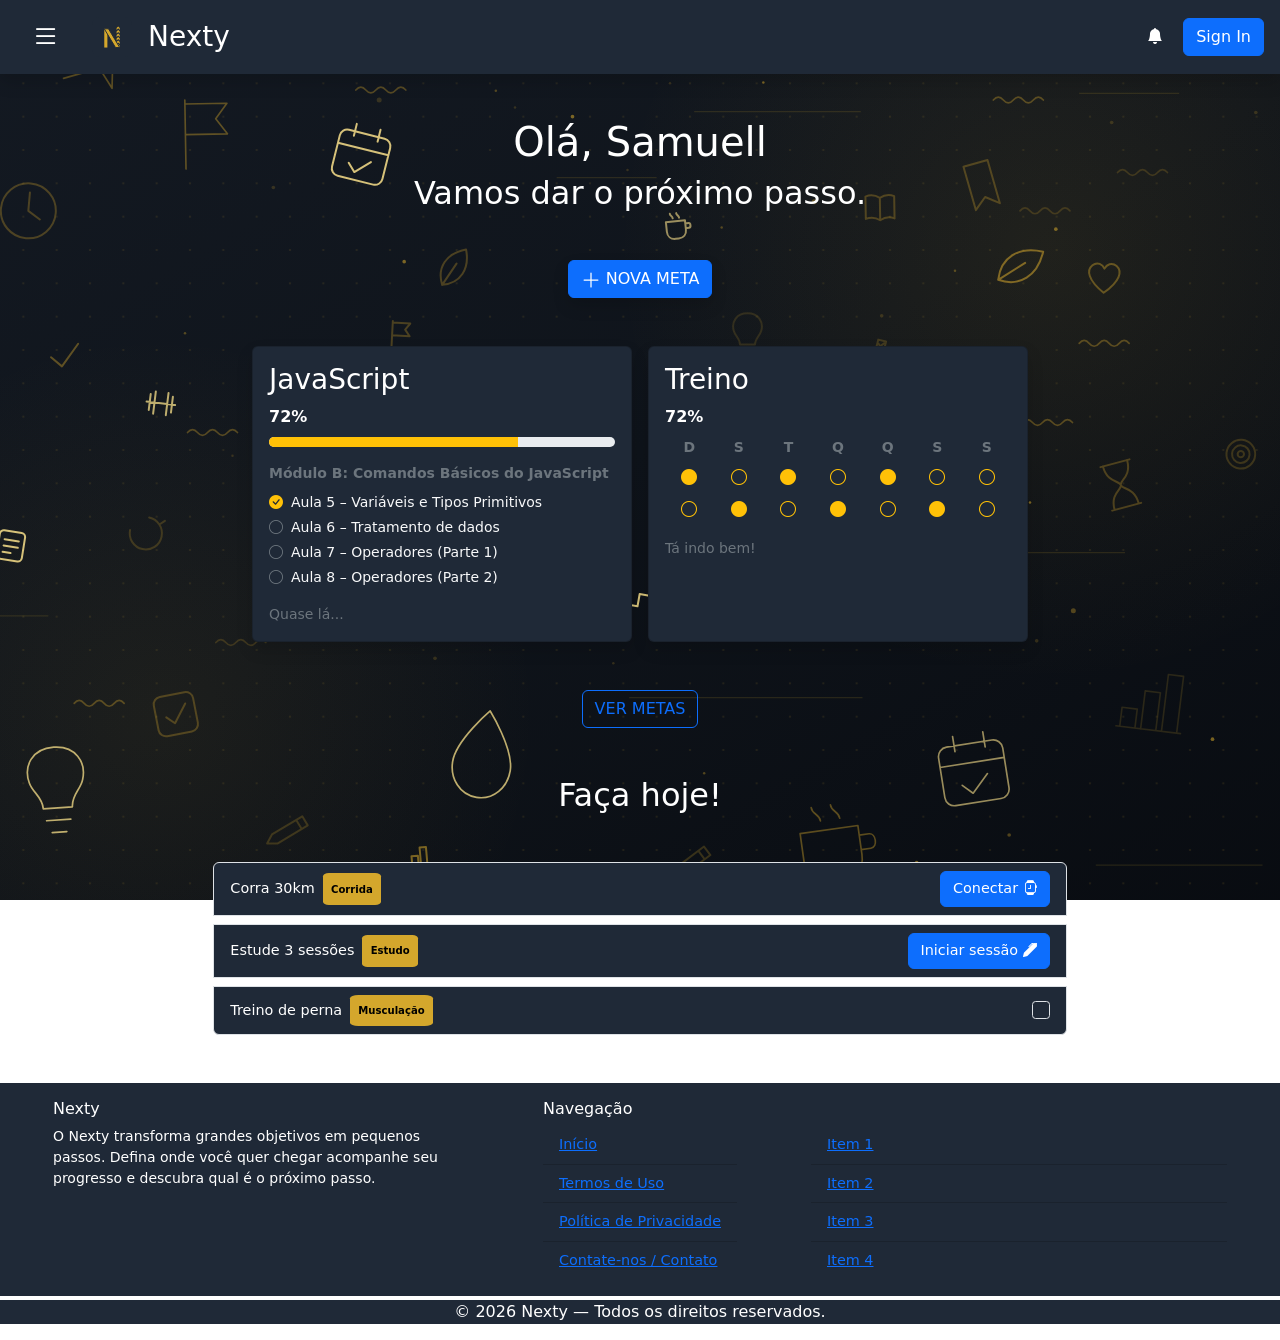
<file: index.html>
<!DOCTYPE html>
<html lang="pt-br">
<head>
    <meta charset="UTF-8">
    <meta name="viewport" content="width=device-width, initial-scale=1.0">
    <title>Nexty</title>
    <link href="https://cdn.jsdelivr.net/npm/bootstrap@5.3.8/dist/css/bootstrap.min.css" rel="stylesheet" integrity="sha384-sRIl4kxILFvY47J16cr9ZwB07vP4J8+LH7qKQnuqkuIAvNWLzeN8tE5YBujZqJLB" crossorigin="anonymous">
    <link rel="stylesheet" href="https://cdn.jsdelivr.net/npm/bootstrap-icons@1.13.1/font/bootstrap-icons.min.css">
    <link href="https://cdn.jsdelivr.net/npm/bootstrap@5.3.3/dist/css/bootstrap.min.css" rel="stylesheet">
    <link rel="stylesheet" href="style.css">
    <link rel="icon" type="image/svg" href="logo-n-setas-minimo.svg">
</head>
<body>
    <div class="container-fluid d-flex justify-content-between align-items-center flex-nowrap p-3 fixed-top shadow" id="navbaba">
        <div class="d-flex gap-3">
            <div>
                <button data-bs-toggle="offcanvas" data-bs-target="#meuMenu" class="btn border-0 bg-transparent aa p-0"><i class="bi bi-list p-3 fs-3 inter"></i></button>
            </div>

            <div class="d-flex align-items-center gap-3 flex-nowrap">
                <img src="logo-n-setas-minimo.svg" alt="" style="width: 40px;">
                <h3 class="mb-0">Nexty</h3>
            </div>
        </div>


        <div class="d-flex align-items-center gap-2 flex-nowrap">
            <button class="btn border-0 bg-transparent">
                <i class="bi bi-bell-fill" style="color: white;"></i>
            </button>

            <a href="login.html" class="btn btn-primary">
                Sign In
            </a>
        </div>

</div>
    <div class="text-center mt-5">
        <h1>
            Olá, Samuell
        </h1>
        <h2>
            Vamos dar o próximo passo.
        </h2>
    </div>
    <div class="text-center mt-5">
        <a href="" class="btn btn-primary shadow">
           <svg xmlns="http://www.w3.org/2000/svg" style="color: white;" width="20" height="20" fill="currentColor" class="bi bi-plus-lg" viewBox="0 0 16 16">
        <path fill-rule="evenodd" d="M8 2a.5.5 0 0 1 .5.5v5h5a.5.5 0 0 1 0 1h-5v5a.5.5 0 0 1-1 0v-5h-5a.5.5 0 0 1 0-1h5v-5A.5.5 0 0 1 8 2"/>
        </svg> NOVA META
        </a>
    </div>

    <div class="container">
        <div class="row d-flex justify-content-center gap-3">
           <div class="card shadow col-12 col-md-6 col-lg-4 p-3 mt-5 cardd">
    <h3>JavaScript</h3>
    <p class="fw-bold mb-2">72%</p>

    <div class="progress mb-3" style="height: 10px;" role="progressbar" aria-label="Progresso de JavaScript" aria-valuenow="72" aria-valuemin="0" aria-valuemax="100">
        <div class="progress-bar bg-warning" style="width: 72%"></div>
    </div>

    <div class="fw-semibold text-secondary small mb-2">
        Módulo B: Comandos Básicos do JavaScript
    </div>

    <div class="d-flex flex-column gap-1 small mb-3">
        <div class="d-flex align-items-center gap-2 text-warning">
            <i class="bi bi-check-circle-fill"></i>
            <span class="text-light text-truncate">Aula 5 – Variáveis e Tipos Primitivos</span>
        </div>
        <div class="d-flex align-items-center gap-2 text-secondary">
            <i class="bi bi-circle"></i>
            <span class="text-light text-truncate">Aula 6 – Tratamento de dados</span>
        </div>
        <div class="d-flex align-items-center gap-2 text-secondary">
            <i class="bi bi-circle"></i>
            <span class="text-light text-truncate">Aula 7 – Operadores (Parte 1)</span>
        </div>
        <div class="d-flex align-items-center gap-2 text-secondary">
            <i class="bi bi-circle"></i>
            <span class="text-light text-truncate">Aula 8 – Operadores (Parte 2)</span>
        </div>
    </div>

    <p class="text-secondary small mb-0">Quase lá...</p>
</div>
        
<div class="card shadow col-12 col-md-6 col-lg-4 p-3 mt-5 cardd">
    <h3>Treino</h3>
    <p class="fw-bold mb-2">72%</p>
    
    <div class="mb-3">

        <div class="d-flex justify-content-between text-center text-secondary small fw-semibold mb-2">
            <span style="width: 14%;">D</span>
            <span style="width: 14%;">S</span>
            <span style="width: 14%;">T</span>
            <span style="width: 14%;">Q</span>
            <span style="width: 14%;">Q</span>
            <span style="width: 14%;">S</span>
            <span style="width: 14%;">S</span>
        </div>

        <div class="d-flex justify-content-between text-center text-warning mb-2">
            <span style="width: 14%;"><i class="bi bi-circle-fill"></i></span>
            <span style="width: 14%;"><i class="bi bi-circle"></i></span>
            <span style="width: 14%;"><i class="bi bi-circle-fill"></i></span>
            <span style="width: 14%;"><i class="bi bi-circle"></i></span>
            <span style="width: 14%;"><i class="bi bi-circle-fill"></i></span>
            <span style="width: 14%;"><i class="bi bi-circle"></i></span>
            <span style="width: 14%;"><i class="bi bi-circle"></i></span>
        </div>

        <div class="d-flex justify-content-between text-center text-warning">
            <span style="width: 14%;"><i class="bi bi-circle"></i></span>
            <span style="width: 14%;"><i class="bi bi-circle-fill"></i></span>
            <span style="width: 14%;"><i class="bi bi-circle"></i></span>
            <span style="width: 14%;"><i class="bi bi-circle-fill"></i></span>
            <span style="width: 14%;"><i class="bi bi-circle"></i></span>
            <span style="width: 14%;"><i class="bi bi-circle-fill"></i></span>
            <span style="width: 14%;"><i class="bi bi-circle"></i></span>
        </div>
    </div>
    
    <p class="text-secondary small mb-0">Tá indo bem!</p>
</div>
        </div>
    </div>
</div>
    <div class="text-center mt-5 mb-5">
        <a href="" class="btn btn-outline-primary">
            VER METAS
        </a>
    </div>

    <h2 class="text-center">Faça hoje!</h2>

    <div class="d-flex justify-content-center mt-5 mb-5 col-12">
         <ul class="list-group col-8 gap-2">
            <li class="list-group-item d-flex align-items-center diario border gap-2 cardd">
                Corra 30km <div class="categoria me-auto fw-bold" style="background-color: #D4A72C; color: white;">Corrida</div>
                <span class="ms-auto btn btn-primary botao">Conectar <i class="bi bi-smartwatch"></i></span>
            </li>
             <li class=" list-group-item d-flex justify-content-between align-items-center diario border gap-2 cardd">
                Estude 3 sessões <div class="categoria me-auto fw-bold" style="background-color: #D4A72C; color: white">Estudo</div>
                <span class="ms-auto btn btn-primary botao">Iniciar sessão <i class="bi bi-pen-fill"></i></span>
            </li>
            <li class="list-group-item d-flex justify-content-between align-items-center diario border gap-2 cardd">
                Treino de perna <div class="categoria me-auto fw-bold" style="background-color: #D4A72C; color: white;">Musculação</div>
                <input class="form-check-input m-0 p-2" style="background-color: #1F2937;" type="checkbox" value="" id="minhaCheckbox">
            </li>
        </ul>
    </div>


    <footer class="mt-5 mb-1 p-3 rodape">
        <div class="d-flex mx-auto">
            <span class="col-4 mx-auto">
                <h6>Nexty</h6>
                    <p class="descricao">
                        O Nexty transforma grandes objetivos em pequenos passos. Defina onde você quer chegar acompanhe seu progresso e descubra qual é o próximo passo.
                    </p>
            </span>
            <span class="mx-auto">
                <h6>Navegação</h6>
                <ul class="list-group list-group-flush">
                    <li class="list-group-item diario"><a href="">Início</a></li>
                    <li class="list-group-item diario"><a href="">Termos de Uso</a></li>
                    <li class="list-group-item diario"><a href="">Política de Privacidade</a></li>
                    <li class="list-group-item diario"><a href="">Contate-nos / Contato</a></li>
                </ul>
            </span>
            <span class="col-4 mx-auto">
                <h6><br></h6>
                <ul class="list-group list-group-flush">
                    <li class="list-group-item diario"><a href="">Item 1</a></li>
                    <li class="list-group-item diario"><a href="">Item 2</a></li>
                    <li class="list-group-item diario"><a href="">Item 3</a></li>
                    <li class="list-group-item diario"><a href="">Item 4</a></li>
                </ul>
            </span>
        </div>
    </footer>
    <footer class="rodape">
        <p class="text-center">© 2026 Nexty — Todos os direitos reservados.</p>
    </footer>
    <script src="script.js"></script>

    <div class="offcanvas offcanvas-start" id="meuMenu">
        
        
        <div class="d-flex border-bottom border-secondary pb-4">
            <div class="d-flex gap-3 ms-5 mt-4 align-items-center">
                <img src="logo-n-setas-minimo.svg" alt="" style="width: 40px;">
                <h3 style="color: white;">Nexty</h3>
            </div>
                <button class="btn border-0 bg-transparent col-1 mt-4 me-5 ms-auto" style="color: white;" data-bs-dismiss="offcanvas"><i class="bi bi-x-lg"></i></button>
            </div>
        <div>
            <ul class="list-group list-group-flush ms-3 me-3 mt-3 fw-bold">
                <li class="list-group-item ll border-secondary"><a href="index.html" class="nav-link text-white text-decoration-none"><i class="bi bi-house"></i> Início</a></li>
                <li class="list-group-item ll border-secondary"><a href="" class="nav-link text-white text-decoration-none"><i class="bi bi-arrow-up-circle"></i> Metas</a></li>
                <li class="list-group-item ll border-secondary"><a href="" class="nav-link text-white text-decoration-none"><i class="bi bi-calendar-check"></i> Faça hoje</a></li>
            </ul>
        </div>
        <div class="border-top border-secondary mt-auto mb-3">
            <ul class="list-group list-group-flush ms-3 me-3 mt-3 fw-bold">
                <li class="list-group-item ll border-secondary"><a href="" class="nav-link text-white text-decoration-none"><i class="bi bi-person-fill"></i> Perfil</a></li>
                <li class="list-group-item ll border-secondary"><a href="" class="nav-link text-white text-decoration-none"><i class="bi bi-gear"></i> Configurações</a></li>
        </div>
        
        
    </div>

<script src="https://cdn.jsdelivr.net/npm/bootstrap@5.3.3/dist/js/bootstrap.bundle.min.js"></script>
</body>
</html>
</file>
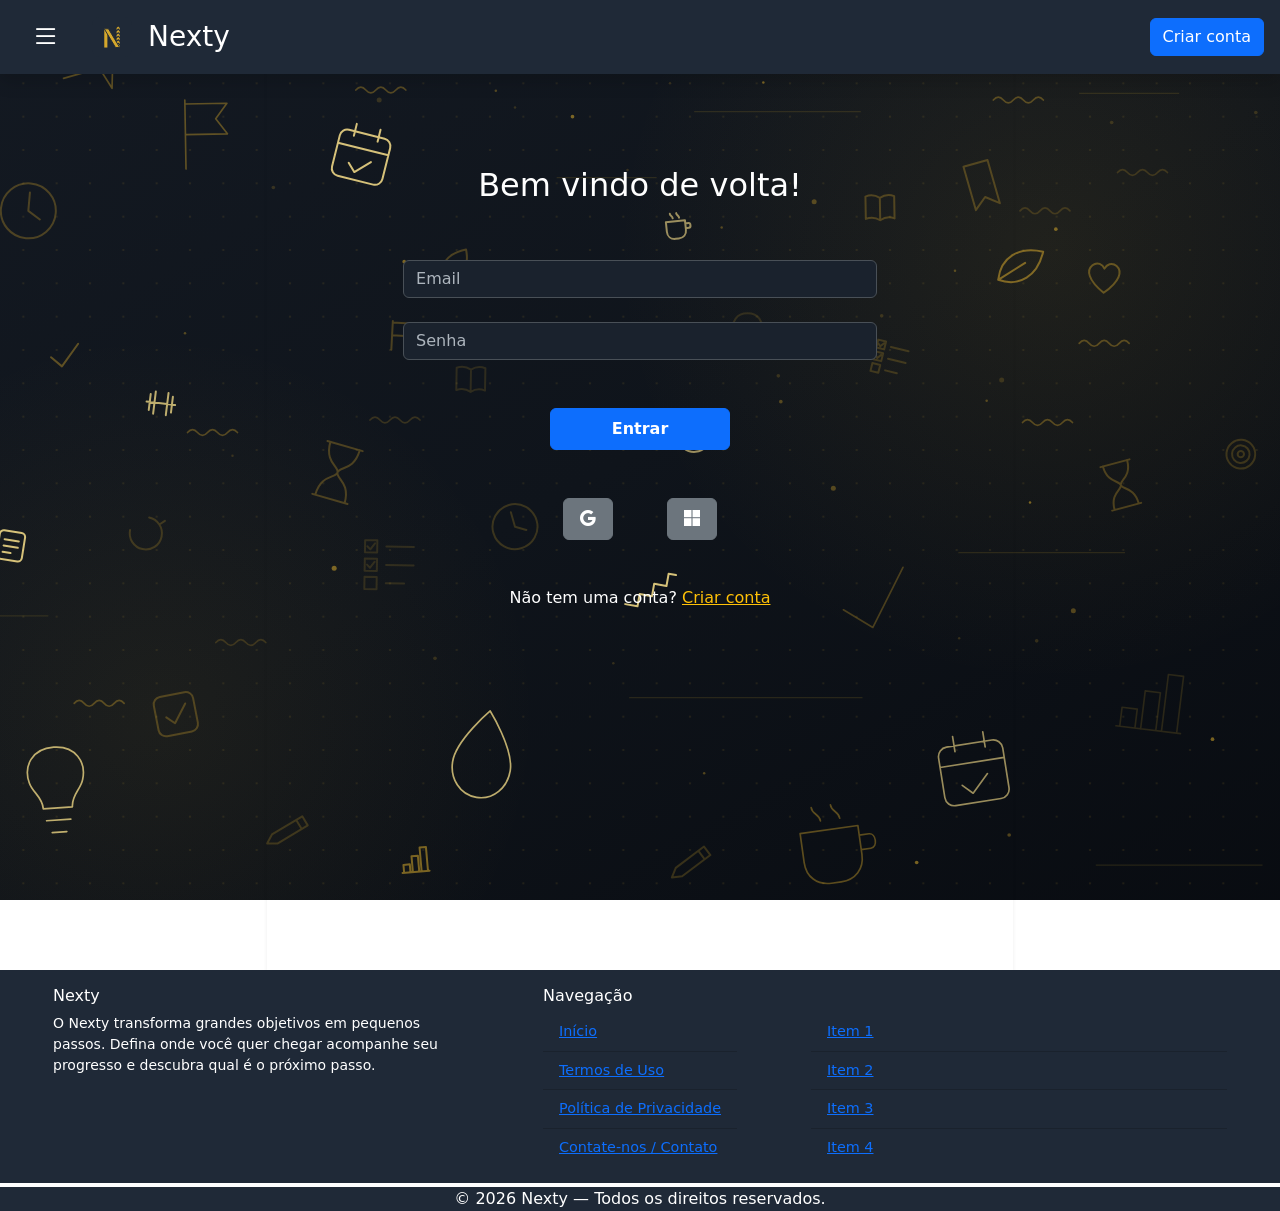
<file: login.html>
<!DOCTYPE html>
<html lang="pt-br">
<head>
    <meta charset="UTF-8">
    <meta name="viewport" content="width=device-width, initial-scale=1.0">
    <title>Entrar</title>
    <link rel="icon" type="image/svg" href="logo-n-setas-minimo.svg">
    <link href="https://cdn.jsdelivr.net/npm/bootstrap@5.3.8/dist/css/bootstrap.min.css" rel="stylesheet" integrity="sha384-sRIl4kxILFvY47J16cr9ZwB07vP4J8+LH7qKQnuqkuIAvNWLzeN8tE5YBujZqJLB" crossorigin="anonymous">
    <link rel="stylesheet" href="https://cdn.jsdelivr.net/npm/bootstrap-icons@1.13.1/font/bootstrap-icons.min.css">
    <link href="https://cdn.jsdelivr.net/npm/bootstrap@5.3.3/dist/css/bootstrap.min.css" rel="stylesheet">
    <link rel="stylesheet" href="style.css">
    <style>
        body {
            background-image: url(produtividade1.svg);
            background-repeat: no-repeat;
            background-size: cover;
            background-position: center center;
            background-attachment: fixed;
        }
    </style>
</head>
<body>
    <div class="container-fluid d-flex justify-content-between align-items-center flex-nowrap p-3 fixed-top shadow" id="navbaba">
        <div class="d-flex gap-3">
            <div>
                <button data-bs-toggle="offcanvas" data-bs-target="#meuMenu" class="btn border-0 bg-transparent aa p-0"><i class="bi bi-list p-3 fs-3 inter"></i></button>
            </div>

            <div class="d-flex align-items-center gap-3 flex-nowrap">
                <img src="logo-n-setas-minimo.svg" alt="" style="width: 40px;">
                <h3 class="mb-0">Nexty</h3>
            </div>
        </div>

        <a href="" class="btn btn-primary">
            Criar conta
        </a>
       
        </div>
    
    </div>
        <div class="row col-12 col-md-7 d-flex flex-column min-vh-100 flex-grow-1 shadow-sm d-flex flex-column col-8 mx-auto pt-5 py-5">
            <div class="text-center mb-5">
            <h2 class="mt-5">
                Bem vindo de volta!
            </h2>
        </div>
            <div class="col-8 mx-auto mb-4">
                <input type="email" class="form-control card border-secondary" id="campoMeta" placeholder="Email">
            </div>
            <div class="col-8 mx-auto">
              <input type="password" class="form-control card border-secondary" id="campoMeta" placeholder="Senha">
            </div>
            <div class="text-center">
                <button class="btn btn-primary mt-5 p-2 col-2 col-md-3 fw-bold">
                    Entrar
                </button>
            </div>
            <div class="text-center mt-5">
                <button class="btn btn-secondary me-4 p-3 py-2">
                    <i class="bi bi-google"></i>
                </button>
                <button class="btn btn-secondary ms-4 p-3 py-2">
                    <i class="bi bi-microsoft"></i>
                </button>
            </div>
            <div class="text-center mt-5 mb-5">
                <h6>Não tem uma conta? <a href="" class="text-warning">Criar conta</a></h6>
            </div>
            </div>

                <footer class="mb-1 p-3 rodape">
        <div class="d-flex mx-auto">
            <span class="col-4 mx-auto">
                <h6>Nexty</h6>
                    <p class="descricao">
                        O Nexty transforma grandes objetivos em pequenos passos. Defina onde você quer chegar acompanhe seu progresso e descubra qual é o próximo passo.
                    </p>
            </span>
            <span class="mx-auto">
                <h6>Navegação</h6>
                <ul class="list-group list-group-flush">
                    <li class="list-group-item diario"><a href="">Início</a></li>
                    <li class="list-group-item diario"><a href="">Termos de Uso</a></li>
                    <li class="list-group-item diario"><a href="">Política de Privacidade</a></li>
                    <li class="list-group-item diario"><a href="">Contate-nos / Contato</a></li>
                </ul>
            </span>
            <span class="col-4 mx-auto">
                <h6><br></h6>
                <ul class="list-group list-group-flush">
                    <li class="list-group-item diario"><a href="">Item 1</a></li>
                    <li class="list-group-item diario"><a href="">Item 2</a></li>
                    <li class="list-group-item diario"><a href="">Item 3</a></li>
                    <li class="list-group-item diario"><a href="">Item 4</a></li>
                </ul>
            </span>
        </div>
    </footer>
    <footer class="rodape">
        <p class="text-center m-0">© 2026 Nexty — Todos os direitos reservados.</p>
    </footer>

    <div class="offcanvas offcanvas-start" id="meuMenu">
        
        
        <div class="d-flex border-bottom border-secondary pb-4">
            <div class="d-flex gap-3 ms-5 mt-4 align-items-center">
                <img src="logo-n-setas-minimo.svg" alt="" style="width: 40px;">
                <h3 style="color: white;">Nexty</h3>
            </div>
                <button class="btn border-0 bg-transparent col-1 mt-4 me-5 ms-auto" style="color: white;" data-bs-dismiss="offcanvas"><i class="bi bi-x-lg"></i></button>
            </div>
        <div>
            <ul class="list-group list-group-flush ms-3 me-3 mt-3 fw-bold">
                <li class="list-group-item ll border-secondary"><a href="index.html" class="nav-link text-white text-decoration-none"><i class="bi bi-house"></i> Início</a></li>
                <li class="list-group-item ll border-secondary"><a href="" class="nav-link text-white text-decoration-none"><i class="bi bi-arrow-up-circle"></i> Metas</a></li>
                <li class="list-group-item ll border-secondary"><a href="" class="nav-link text-white text-decoration-none"><i class="bi bi-calendar-check"></i> Faça hoje</a></li>
            </ul>
        </div>
        <div class="border-top border-secondary mt-auto mb-3">
            <ul class="list-group list-group-flush ms-3 me-3 mt-3 fw-bold">
                <li class="list-group-item ll border-secondary"><a href="" class="nav-link text-white text-decoration-none"><i class="bi bi-person-fill"></i> Perfil</a></li>
                <li class="list-group-item ll border-secondary"><a href="" class="nav-link text-white text-decoration-none"><i class="bi bi-gear"></i> Configurações</a></li>
        </div>
        
        
    </div>
        <script src="https://cdn.jsdelivr.net/npm/bootstrap@5.3.3/dist/js/bootstrap.bundle.min.js"></script>
</body>
</html>
</file>
<file: style.css>
.calendario {
    display: grid;
    grid-template-columns: repeat(7, 1fr);
    gap: 5px;
}

.calendario i {
    font-size: clamp(8px, 1.5vw, 20px);
}

.descricao {
    font-size: 14px;
    font-weight: 300;
}

body {
    color: white;
    background-image: url(produtividade1.svg);
    /* background-color: #1a222d; */
    padding-top: 70px;
    background-repeat: no-repeat;
    background-size: cover;
    background-position: center center;
    background-attachment: fixed;
}

#navbaba {
    background-color: #1F2937;
}

.card {
    color: white;
    background-color: #1F2937;
}

.elemento {
    color: #D4A72C;
}

.elemento2 {
    background-color: #D4A72C;
}

.diario {
    color: white;
    font-size: 0.9rem;
    background-color: #1F2937;
    border-color: #1a222d;
    
}

.rodape {
    background-color: #1F2937;
}

.categoria {
    border-radius: 10%;
    padding: 1%;
    font-size: 70%;
}

.botao {
    font-size: 0.9rem;
}

.cardd {
    transition: 0.2s;
}

.cardd:hover {
    transform: translateY(-3px);
    background-color: #36371f;
}

.inter {
    transition: 0.2s;
}

.inter:hover {
    transform: translateY(-3px);
    color: #D4A72C;
}

.aa {
    color: white;
}

.offcanvas.offcanvas-start {
    transition: transform 0.3s ease-in-out !important;
  }

.offcanvas-backdrop.fade {
    transition: opacity 0.3s linear !important;
}

#meuMenu {
    background-color: #1a222d;
}

.ll {
    background-color: #1a222d;
    color: #adb5bd;
}

.form-control {
  background-color: #1a222d !important; 
  color: #fff !important;               
  border-color: #495057 !important;    
}

/* Cor do texto de exemplo */
.form-control::placeholder {
  color: #adb5bd !important;
  opacity: 1 !important;
}


.form-control:focus {
  background-color: #1a222d !important; 
  color: #fff !important;               
  border-color: #6c757d !important;    
  box-shadow: 0 0 0 0.25rem rgba(255, 255, 255, 0.1) !important; 
}
</file>
